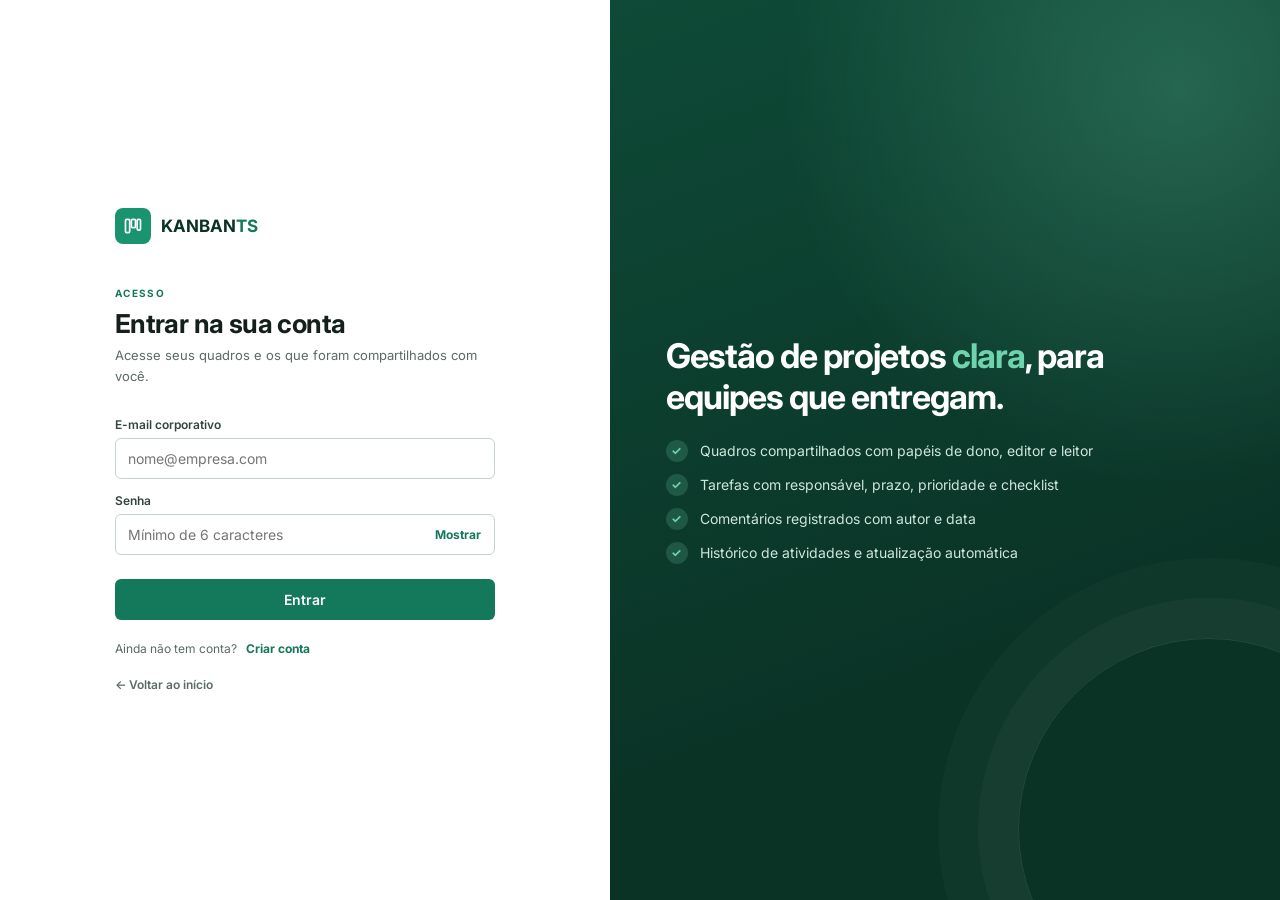
<file: static/login.html>
<!DOCTYPE html>
<html lang="pt-BR">
<head>
  <meta charset="UTF-8">
  <meta name="viewport" content="width=device-width, initial-scale=1">
  <meta name="theme-color" content="#0a3326">
  <link rel="preconnect" href="https://fonts.googleapis.com">
  <link rel="preconnect" href="https://fonts.gstatic.com" crossorigin>
  <link href="https://fonts.googleapis.com/css2?family=Inter:wght@400;500;600;700&display=swap" rel="stylesheet">
  <link rel="stylesheet" href="/static/corp.css">
  <link rel="icon" type="image/svg+xml" href="/static/favicon.svg">
  <link rel="icon" type="image/x-icon" sizes="48x48" href="/favicon.ico">
  <link rel="apple-touch-icon" href="/static/apple-touch-icon.png">
  <title>Entrar | KANBANTS</title>
</head>
<body>
  <div class="login-shell">
    <section class="login-side">
      <div class="login-card">
        <a class="login-brand" href="/" aria-label="KANBANTS - voltar à página inicial"><span class="logo" aria-hidden="true"><svg viewBox="0 0 24 24"><rect x="3" y="4" width="5" height="16" rx="1.5"/><rect x="10" y="4" width="5" height="10" rx="1.5"/><rect x="17" y="4" width="4" height="13" rx="1.5"/></svg></span><span>KANBAN<b>TS</b></span></a>
        <span class="auth-kicker" id="kicker">ACESSO</span>
        <h2 id="heading">Entrar na sua conta</h2>
        <p class="lead" id="sub"></p>
        <div id="message" class="message error" role="alert" hidden></div>
        <form id="authForm" novalidate>
          <label id="nameLabel" for="name" hidden>Nome completo</label>
          <div id="nameWrap" hidden><input id="name" type="text" maxlength="60" placeholder="Seu nome" autocomplete="name"></div>
          <label for="email">E-mail corporativo</label>
          <input id="email" type="email" placeholder="nome@empresa.com" autocomplete="email">
          <label for="password">Senha</label>
          <div class="pw-wrap"><input id="password" type="password" placeholder="Mínimo de 6 caracteres" autocomplete="current-password"><button type="button" class="pw-toggle" id="togglePw" aria-pressed="false" aria-label="Mostrar ou ocultar senha">Mostrar</button></div>
          <button class="auth-submit" id="submitBtn" type="submit">Entrar</button>
        </form>
        <p class="switch-auth"><span id="switchText">Ainda não tem conta?</span> <button type="button" id="switchBtn">Criar conta</button></p>
        <p class="switch-auth"><a class="back-home" href="/">← Voltar ao início</a></p>
      </div>
    </section>
    <section class="login-hero" aria-hidden="true">
      <h1>Gestão de projetos <em>clara</em>, para equipes que entregam.</h1>
      <ul>
        <li>Quadros compartilhados com papéis de dono, editor e leitor</li>
        <li>Tarefas com responsável, prazo, prioridade e checklist</li>
        <li>Comentários registrados com autor e data</li>
        <li>Histórico de atividades e atualização automática</li>
      </ul>
    </section>
  </div>
  <script src="/static/api.js"></script>
  <script src="/static/auth.js"></script>
</body>
</html>
</file>
<file: static/corp.css>
/* Tema corporativo verde — layout com barra lateral */
:root{--g900:#0a3326;--g800:#0e4a37;--g700:#116149;--g600:#14795a;--g500:#1a936f;--g200:#bfe3d3;--g100:#e3f2ec;--g50:#f1f8f5;--ink:#14201b;--ink-2:#5b6b64;--line:#dde5e1;--bg:#f4f7f6;--surface:#fff;--danger:#b3261e;--sidebar:248px}
*{box-sizing:border-box;margin:0}
html,body{height:100%}
body{font-family:"Inter",system-ui,-apple-system,"Segoe UI",Roboto,sans-serif;font-size:13px;color:var(--ink);background:var(--bg);-webkit-font-smoothing:antialiased}
button,input,textarea,select{font:inherit}button{cursor:pointer}
[hidden]{display:none!important}
:focus-visible{outline:2px solid var(--g500);outline-offset:2px}
/* Estrutura */
body.app{display:grid;grid-template-columns:var(--sidebar) minmax(0,1fr);height:100vh;overflow:hidden}
.sidebar{display:flex;flex-direction:column;gap:4px;min-height:0;padding:20px 14px;background:linear-gradient(180deg,var(--g900),#072419);color:#cfe6dc}
.side-brand{display:flex;align-items:center;gap:10px;margin-bottom:12px;padding:2px 8px 18px;border-bottom:1px solid rgba(255,255,255,.1);color:#fff;text-decoration:none;font-size:16px;font-weight:700}
.side-brand b{color:#6fd3ae}
.logo{width:34px;height:34px;display:grid;place-items:center;border-radius:8px;background:var(--g500);color:#fff;flex:none}.logo svg{width:20px;height:20px;fill:none;stroke:currentColor;stroke-width:2}
.side-label{padding:12px 10px 4px;font-size:10px;font-weight:600;letter-spacing:1.2px;text-transform:uppercase;color:#7fa898}
.side-link{display:flex;align-items:center;gap:10px;width:100%;padding:9px 10px;border:0;border-radius:6px;background:transparent;color:#cfe6dc;font-size:13px;font-weight:500;text-align:left;text-decoration:none}
.side-link:hover{background:rgba(255,255,255,.08);color:#fff}.side-link.active{background:rgba(111,211,174,.16);color:#fff}
.side-link svg{width:16px;height:16px;flex:none;fill:none;stroke:currentColor;stroke-width:2;stroke-linecap:round;stroke-linejoin:round}
.side-user{display:flex;align-items:center;gap:10px;margin-top:auto;padding:14px 6px 0;border-top:1px solid rgba(255,255,255,.1)}
.account-avatar{width:32px;height:32px;display:grid;place-items:center;flex:none;border-radius:50%;background:var(--g500);color:#fff;font-size:11px;font-weight:700}
.account-email{flex:1;min-width:0;overflow:hidden;text-overflow:ellipsis;white-space:nowrap;color:#e6f3ed;font-size:12px}
.logout-button{border:0;background:transparent;color:#9cc4b3;font-size:12px;font-weight:600;padding:6px}.logout-button:hover{color:#fff}
.content{display:flex;flex-direction:column;min-width:0;min-height:0;height:100vh;overflow:hidden}
.toolbar{display:flex;align-items:center;justify-content:space-between;flex-wrap:wrap;gap:14px;padding:16px 28px;background:var(--surface);border-bottom:1px solid var(--line)}
.toolbar-title{min-width:0;flex:1 1 280px}
.kicker{font-size:10px;font-weight:600;letter-spacing:1.2px;text-transform:uppercase;color:var(--g600)}
.project-name{display:block;width:100%;max-width:520px;margin:2px 0 0 -8px;padding:2px 8px;border:1px solid transparent;border-radius:6px;background:transparent;color:var(--ink);font-size:20px;font-weight:700;letter-spacing:-.3px;text-overflow:ellipsis}
input.project-name:hover{border-color:var(--line)}input.project-name:focus{outline:0;border-color:var(--g500);background:#fff;box-shadow:0 0 0 3px rgba(26,147,111,.15)}
.board-subtitle{margin-top:2px;font-size:11px;color:var(--ink-2)}
.toolbar-actions{display:flex;align-items:center;gap:8px;flex-wrap:wrap}
.btn{display:inline-flex;align-items:center;justify-content:center;gap:8px;padding:9px 14px;border-radius:6px;font-size:12px;font-weight:600;text-decoration:none;transition:background .15s,border-color .15s}
.btn svg{width:15px;height:15px;fill:none;stroke:currentColor;stroke-width:2.2;stroke-linecap:round;stroke-linejoin:round}
.btn-primary{border:1px solid var(--g600);background:var(--g600);color:#fff}.btn-primary:hover{background:var(--g700)}
.btn-outline{border:1px solid #c5d3cc;background:#fff;color:var(--ink)}.btn-outline:hover{background:var(--g50);border-color:var(--g500)}
.scroll{flex:1;min-height:0;overflow-y:auto;padding:24px 28px 60px}
.role-badge{display:inline-block;margin-right:8px;padding:2px 8px;border-radius:4px;background:var(--g100);color:var(--g700);font-size:10px;font-weight:700;letter-spacing:.3px}
.role-badge.r-EDITOR{background:#e5eefb;color:#1d4f91}.role-badge.r-VIEWER{background:#fdf0d5;color:#8a5a00}
/* Quadro */
.board-main{flex:1;min-height:0;display:flex;align-items:stretch;gap:14px;padding:20px 28px;overflow-x:auto;overflow-y:hidden}
.column{--c-soft:color-mix(in srgb,var(--c) 14%,#fff);flex:0 0 300px;min-width:300px;display:flex;flex-direction:column;min-height:0;border-top:3px solid var(--c);border-radius:8px;background:#e8eeeb}
.col-head{display:flex;align-items:center;gap:8px;padding:12px 8px 8px 14px}
.dot{width:8px;height:8px;flex:none;border-radius:2px;background:var(--c)}
.col-name{flex:1;min-width:0;margin-left:-4px;padding:3px 6px;border:1px solid transparent;border-radius:4px;font-size:11px;font-weight:700;letter-spacing:.8px;text-transform:uppercase;overflow-wrap:anywhere;cursor:text}
.col-name:hover{border-color:#b9c9c1}.col-name:focus{outline:0;border-color:var(--c);background:#fff}
.count{min-width:24px;padding:2px 8px;border-radius:4px;background:#fff;color:var(--ink-2);font-size:11px;font-weight:700;text-align:center}
.icon-btn{width:26px;height:26px;display:grid;place-items:center;flex:none;border:0;border-radius:5px;background:transparent;color:#6b7d74}
.icon-btn:hover:not(:disabled){background:rgba(20,121,90,.12);color:var(--g700)}.icon-btn:disabled{opacity:.35;cursor:not-allowed}.icon-btn svg{width:15px;height:15px}
.cards{flex:1;min-height:140px;display:flex;flex-direction:column;gap:8px;padding:6px 10px 12px;overflow-y:auto;border-radius:0 0 8px 8px;transition:background .15s}
.cards.over{background:var(--c-soft)}
.card{position:relative;padding:12px 12px 10px 15px;border:1px solid var(--line);border-radius:6px;background:#fff;box-shadow:0 1px 2px rgba(10,51,38,.06);cursor:grab;transition:box-shadow .15s,border-color .15s}
.card:before{content:"";position:absolute;left:0;top:0;bottom:0;width:3px;border-radius:6px 0 0 6px;background:var(--c)}
.card:hover{border-color:#b9cfc4;box-shadow:0 4px 12px rgba(10,51,38,.1)}.card:active{cursor:grabbing}.card.dragging{opacity:.45}.card.readonly{cursor:default}
.card h3{padding-right:26px;font-size:13px;font-weight:600;overflow-wrap:anywhere}.card h3 a{color:inherit;text-decoration:none}.card h3 a:hover{color:var(--g600);text-decoration:underline}
.card p{margin-top:5px;font-size:12px;line-height:1.5;color:var(--ink-2);white-space:pre-wrap;overflow-wrap:anywhere;display:-webkit-box;-webkit-line-clamp:6;line-clamp:6;-webkit-box-orient:vertical;overflow:hidden}
.card .icon-btn{position:absolute;top:7px;right:6px}
.chips{display:flex;flex-wrap:wrap;gap:5px;margin-top:8px}.chip{padding:2px 7px;border-radius:3px;background:var(--g100);color:var(--g800);font-size:10px;font-weight:600}
.card-meta{display:flex;align-items:center;flex-wrap:wrap;gap:8px;margin-top:10px;padding-top:8px;border-top:1px solid #eef2f0;font-size:11px;color:var(--ink-2)}
.prio{padding:1px 7px;border-radius:3px;font-size:10px;font-weight:700}.prio-baixa{background:#e1f3ea;color:#176a46}.prio-media{background:#fdf0d5;color:#8a5a00}.prio-alta{background:#fde4e1;color:#a8261b}
.due.late{color:var(--danger);font-weight:700}
.avatar-sm{margin-left:auto;width:22px;height:22px;display:grid;place-items:center;border-radius:50%;background:var(--g600);color:#fff;font-size:9px;font-weight:700}
.empty{padding:18px 10px;border:1px dashed #a9bdb3;border-radius:6px;color:#6b7d74;font-size:12px;line-height:1.5;text-align:center}
.add-column{flex:0 0 220px;align-self:flex-start;height:46px;display:flex;align-items:center;justify-content:center;gap:8px;border:1px dashed #8fb3a2;border-radius:8px;background:transparent;color:var(--g700);font-size:12px;font-weight:600}
.add-column:hover{background:var(--g100)}.add-column svg{width:15px;height:15px}
/* Lista de quadros */
.new-board{display:flex;gap:8px;flex-wrap:wrap;padding:16px;border:1px solid var(--line);border-radius:8px;background:#fff}
.new-board input{flex:1 1 240px;padding:9px 12px;border:1px solid #c5d3cc;border-radius:6px;font-size:13px}
.new-board input:focus,.field input:focus,.field textarea:focus,.field select:focus,.modal-form input:focus,.modal-form textarea:focus,.modal-form select:focus,.add-line input:focus,.comment-form textarea:focus{outline:0;border-color:var(--g500);box-shadow:0 0 0 3px rgba(26,147,111,.15)}
.section-title{display:flex;align-items:center;justify-content:space-between;margin:26px 0 10px;font-size:11px;font-weight:700;letter-spacing:1px;text-transform:uppercase;color:var(--g700)}.section-title small{font-size:11px;color:var(--ink-2)}
.board-grid{display:flex;flex-direction:column;border:1px solid var(--line);border-radius:8px;background:#fff;overflow:hidden}
.board-tile{display:flex;align-items:center;justify-content:space-between;gap:16px;flex-wrap:wrap;padding:14px 18px;border-bottom:1px solid #edf1ef;border-left:4px solid var(--g500);color:var(--ink);text-decoration:none}
.board-tile:last-child{border-bottom:0}.board-tile:hover{background:var(--g50)}
.board-tile h3{flex:1 1 200px;font-size:14px;font-weight:600;overflow-wrap:anywhere}
.tile-meta{display:flex;align-items:center;gap:14px;font-size:11px;color:var(--ink-2)}
.empty-box{padding:22px;text-align:center;font-size:12px;color:#6b7d74}
/* Página da tarefa */
.task-layout{max-width:1100px;margin:0 auto;display:grid;grid-template-columns:minmax(0,1.7fr) minmax(260px,1fr);gap:18px;align-items:start}
.panel{padding:18px;border:1px solid var(--line);border-radius:8px;background:#fff}
.panel h2{margin-bottom:10px;font-size:11px;font-weight:700;letter-spacing:1px;text-transform:uppercase;color:var(--g700)}
.field{display:flex;flex-direction:column;gap:6px;margin-bottom:14px;font-size:11px;font-weight:600;color:#33453d}
.field input,.field textarea,.field select{padding:9px 11px;border:1px solid #c5d3cc;border-radius:6px;background:#fff;color:var(--ink);font-size:13px;font-weight:400}
.field input:disabled,.field textarea:disabled,.field select:disabled{background:#f2f5f4;color:#6b7d74;cursor:not-allowed}
.field textarea{min-height:110px;resize:vertical}.task-title-input{font-size:18px!important;font-weight:700!important}
.save-state{font-size:11px;color:var(--ink-2)}
.checklist{display:flex;flex-direction:column;gap:6px;margin:10px 0 0;padding:0;list-style:none}
.check-row{display:flex;align-items:center;gap:8px;font-size:13px}.check-row input{width:16px;height:16px;accent-color:var(--g600)}.check-row span{flex:1;overflow-wrap:anywhere}.check-row.done span{color:var(--ink-2);text-decoration:line-through}
.progress{height:6px;overflow:hidden;border-radius:99px;background:#e3ebe7}.progress i{display:block;width:0;height:100%;background:var(--g500);transition:width .2s}
.add-line{display:flex;gap:8px;margin-top:10px}.add-line input{flex:1;min-width:0;padding:8px 10px;border:1px solid #c5d3cc;border-radius:6px}
.comment{margin-bottom:8px;padding:10px 12px;border:1px solid var(--line);border-left:3px solid var(--g500);border-radius:6px;background:var(--g50)}
.comment header{display:flex;justify-content:space-between;gap:10px;margin-bottom:4px;font-size:12px}.comment header span{font-size:11px;color:var(--ink-2)}
.comment p{font-size:13px;line-height:1.55;white-space:pre-wrap;overflow-wrap:anywhere}
.comment-form{display:flex;flex-direction:column;gap:8px;margin-top:10px}.comment-form textarea{min-height:70px;padding:10px 12px;border:1px solid #c5d3cc;border-radius:6px;resize:vertical}
.note{margin-top:10px;padding:10px 12px;border-radius:6px;background:#fdf6e3;color:#7a5a12;font-size:12px}
/* Diálogos */
dialog{width:min(480px,calc(100vw - 30px));margin:auto;padding:0;border:0;border-radius:10px;background:#fff;color:var(--ink);box-shadow:0 24px 60px rgba(7,36,25,.3)}
dialog::backdrop{background:rgba(7,36,25,.5)}
.modal-head{padding:20px 22px 0}.modal-head h2{font-size:16px;font-weight:700}.modal-head p{margin-top:4px;font-size:12px;color:var(--ink-2)}
.modal-form{display:flex;flex-direction:column;gap:14px;padding:16px 22px 20px}
.modal-form label,.field-label{display:flex;flex-direction:column;gap:6px;font-size:12px;font-weight:600}
.modal-form input,.modal-form textarea,.modal-form select{padding:9px 11px;border:1px solid #c5d3cc;border-radius:6px;background:#fff;color:var(--ink);font-weight:400;resize:vertical}
.modal-form textarea{min-height:90px;max-height:50vh}
.swatches{display:flex;flex-wrap:wrap;gap:10px}.swatch{width:28px;height:28px;border:3px solid #fff;border-radius:6px;background:var(--sw);box-shadow:0 0 0 1px var(--line)}.swatch[aria-pressed=true]{box-shadow:0 0 0 2px var(--sw)}
.actions{display:flex;justify-content:flex-end;gap:8px;margin-top:4px}
.btn-cancel,.btn-save{padding:9px 15px;border-radius:6px;font-size:12px;font-weight:600}
.btn-cancel{border:1px solid #c5d3cc;background:#fff;color:var(--ink)}.btn-cancel:hover{background:var(--g50)}
.btn-save{border:1px solid var(--g600);background:var(--g600);color:#fff}.btn-save:hover{background:var(--g700)}
.member-list,.activity-list{display:flex;flex-direction:column;gap:8px;max-height:300px;margin:0;padding:0;overflow:auto;list-style:none}
.member-row{display:flex;align-items:center;gap:10px;padding:8px 10px;border:1px solid var(--line);border-radius:6px}
.member-row .who{flex:1;min-width:0;font-size:11px}.member-row .who b{display:block;font-size:12px}.member-row .who span{color:var(--ink-2);overflow-wrap:anywhere}
.member-row select{padding:5px 8px;border:1px solid #c5d3cc;border-radius:5px;font-size:12px}
.invite-row{display:flex;flex-wrap:wrap;gap:8px}.invite-row input{flex:1 1 180px}
.activity-list li{padding:8px 10px;border-radius:6px;background:var(--g50);font-size:12px;line-height:1.5}.activity-list small{display:block;font-size:11px;color:var(--ink-2)}
.form-error{font-size:12px;color:var(--danger)}
.sync-status{position:fixed;left:calc(var(--sidebar) + 14px);bottom:12px;z-index:3;display:flex;align-items:center;gap:7px;padding:5px 10px;border:1px solid var(--line);border-radius:4px;background:#fff;font-size:11px;color:var(--ink-2)}
.sync-dot{width:7px;height:7px;border-radius:50%;background:var(--g500)}.sync-status.pending .sync-dot{background:#e5a32a}.sync-status.error .sync-dot{background:var(--danger)}
.toast{position:fixed;right:20px;bottom:18px;z-index:5;max-width:min(360px,calc(100vw - 40px));padding:12px 15px;border-radius:6px;background:var(--g900);color:#fff;font-size:12px;box-shadow:0 10px 28px rgba(0,0,0,.2)}
/* Login */
.login-shell{min-height:100vh;display:grid;grid-template-columns:minmax(0,1fr) minmax(0,1.1fr);background:#fff}
.login-side{display:flex;align-items:center;justify-content:center;padding:40px 32px}
.login-card{width:min(380px,100%)}
.login-brand{display:flex;align-items:center;gap:10px;margin-bottom:40px;font-size:17px;font-weight:700;color:var(--g900)}.login-brand .logo{width:36px;height:36px}.login-brand b{color:var(--g600)}
.login-card h2{margin:8px 0 6px;font-size:26px;letter-spacing:-.6px}.login-card .lead{margin-bottom:22px;font-size:13px;color:var(--ink-2);line-height:1.6}
.login-card form{display:flex;flex-direction:column;gap:6px}
.login-card label{margin-top:8px;font-size:12px;font-weight:600;color:#33453d}
.login-card input{width:100%;padding:11px 12px;border:1px solid #c5d3cc;border-radius:6px;font-size:14px}.login-card input:focus{outline:0;border-color:var(--g500);box-shadow:0 0 0 3px rgba(26,147,111,.15)}
.auth-submit{margin-top:18px;padding:12px;border:0;border-radius:6px;background:var(--g600);color:#fff;font-size:14px;font-weight:600}.auth-submit:hover{background:var(--g700)}.auth-submit:disabled{opacity:.6;cursor:wait}
.switch-auth{margin-top:20px;font-size:12px;color:var(--ink-2)}.switch-auth button{border:0;background:transparent;color:var(--g600);font-size:12px;font-weight:700}.switch-auth button:hover{text-decoration:underline}
.message{margin:0 0 14px;padding:10px 12px;border-radius:6px;font-size:12px;line-height:1.5}.message.error{border:1px solid #f3c7c2;background:#fdeceb;color:#a8261b}.message.success{border:1px solid #bfe3d3;background:var(--g100);color:var(--g800)}
.auth-kicker{font-size:10px;font-weight:700;letter-spacing:1.4px;color:var(--g600)}
.login-hero{position:relative;display:flex;flex-direction:column;justify-content:center;gap:22px;padding:56px;overflow:hidden;color:#e6f3ed;background:radial-gradient(circle at 85% 10%,rgba(111,211,174,.25),transparent 40%),linear-gradient(160deg,var(--g800),var(--g900) 70%)}
.login-hero:after{content:"";position:absolute;right:-120px;bottom:-120px;width:380px;height:380px;border:1px solid rgba(255,255,255,.1);border-radius:50%;box-shadow:0 0 0 40px rgba(255,255,255,.03),0 0 0 80px rgba(255,255,255,.02)}
.login-hero h1{max-width:460px;font-size:34px;line-height:1.2;letter-spacing:-1px;color:#fff}.login-hero h1 em{font-style:normal;color:#6fd3ae}
.login-hero ul{display:flex;flex-direction:column;gap:12px;max-width:440px;padding:0;list-style:none}
.login-hero li{display:flex;gap:12px;font-size:14px;line-height:1.5;color:#cfe6dc}.login-hero li:before{content:"✓";flex:none;width:22px;height:22px;display:grid;place-items:center;border-radius:50%;background:rgba(111,211,174,.2);color:#6fd3ae;font-size:12px;font-weight:700}
@media(max-width:900px){.login-shell{grid-template-columns:1fr}.login-hero{display:none}}
@media(max-width:860px){
 body.app{display:block;height:auto;min-height:100vh;overflow:auto}
 .sidebar{flex-direction:row;flex-wrap:wrap;align-items:center;gap:6px;padding:10px 14px}
 .side-brand{margin:0;padding:0;border:0}.side-label{display:none}.side-link{width:auto}.side-user{margin:0 0 0 auto;padding:0;border:0}
 .content{height:auto;overflow:visible}.scroll{overflow:visible;padding:18px 16px 60px}
 .toolbar{padding:14px 16px}.board-main{flex-direction:column;overflow:visible;padding:16px}.column{flex:none;width:100%;min-width:0}.add-column{flex:none;width:100%}
 .task-layout{grid-template-columns:1fr}.sync-status{left:10px;bottom:8px}
}
@media(prefers-reduced-motion:reduce){*,*:before,*:after{animation:none!important;transition:none!important}}

/* correções: excluir quadro, comentário no card, mostrar senha */
.pw-wrap{position:relative}.pw-wrap input{padding-right:84px}
.pw-toggle{position:absolute;right:6px;top:50%;transform:translateY(-50%);border:0;background:transparent;color:var(--g600);font-size:12px;font-weight:700;padding:6px 8px}.pw-toggle:hover{text-decoration:underline}
.tile-wrap{display:flex;align-items:stretch;border-bottom:1px solid #edf1ef}.tile-wrap:last-child{border-bottom:0}.tile-wrap .board-tile{flex:1;border-bottom:0}
.tile-del{width:48px;flex:none;display:grid;place-items:center;border:0;border-left:1px solid #edf1ef;background:transparent;color:#8a9a92}.tile-del:hover{background:#fdeceb;color:var(--danger)}.tile-del svg{width:16px;height:16px}
.card-comment{margin-top:8px;padding:6px 9px;border-left:2px solid var(--g500);background:var(--g50);font-size:11px;line-height:1.5;color:#33453d;overflow-wrap:anywhere}.card-comment b{color:var(--g700)}

/* ---- IA: chat lateral "Pergunte ao seu projeto" e botão "Quebrar em subtasks" ---- */
.chat{position:fixed;top:0;right:0;bottom:0;z-index:6;width:min(390px,100vw);display:flex;flex-direction:column;background:#fff;border-left:1px solid var(--line);box-shadow:-12px 0 32px rgba(10,51,38,.14)}
.chat-head{display:flex;align-items:flex-start;justify-content:space-between;gap:10px;padding:16px 16px 12px;background:var(--g900);color:#fff}
.chat-head h2{margin:0 0 2px;font-size:14px;font-weight:700}.chat-head p{margin:0;font-size:11.5px;color:#cfe6dc;line-height:1.4}
.chat-head .icon-btn{color:#cfe6dc}.chat-head .icon-btn:hover:not(:disabled){background:rgba(255,255,255,.14);color:#fff}
.chat-log{flex:1;min-height:0;overflow-y:auto;display:flex;flex-direction:column;gap:10px;padding:16px;background:var(--bg)}
.msg{max-width:88%;padding:9px 12px;border-radius:10px;font-size:13px;line-height:1.5;white-space:pre-wrap;overflow-wrap:anywhere}
.msg-user{align-self:flex-end;background:var(--g600);color:#fff;border-bottom-right-radius:3px}
.msg-bot{align-self:flex-start;background:#fff;border:1px solid var(--line);color:var(--ink);border-bottom-left-radius:3px}
.msg-error{border-color:#e3b3af;background:#fdf1f0;color:var(--danger)}
.msg.typing{color:var(--ink-2);font-style:italic}
.chat-suggest{display:flex;flex-wrap:wrap;gap:6px;padding:10px 16px 0;background:var(--bg)}
.chip-btn{padding:6px 10px;border:1px solid var(--g200);border-radius:99px;background:var(--g50);color:var(--g700);font-size:12px;font-weight:600;cursor:pointer}.chip-btn:hover{background:var(--g100);border-color:var(--g500)}
.chat-form{display:flex;align-items:flex-end;gap:8px;padding:12px 16px;border-top:1px solid var(--line);background:#fff}
.chat-form textarea{flex:1;min-width:0;max-height:110px;padding:9px 10px;border:1px solid #c5d3cc;border-radius:6px;font:inherit;font-size:13px;resize:none}
.chat-form textarea:focus{outline:0;border-color:var(--g500);box-shadow:0 0 0 3px rgba(26,147,111,.15)}
.chat-form .btn-save:disabled{opacity:.55;cursor:wait}
.ai-break{width:100%;margin-top:10px}.ai-break:disabled{opacity:.6;cursor:wait}

/* ===== Página "Meus quadros" (redesign) ===== */
.bp-head{background:linear-gradient(120deg,#fff 55%,var(--g50));position:relative}
.bp-head:after{content:"";position:absolute;left:0;right:0;bottom:-1px;height:2px;background:linear-gradient(90deg,var(--g500),var(--mint,#6fd3ae) 40%,transparent 75%)}
.bp-head .project-name{font-size:24px;letter-spacing:-.6px}
.bp-stats{display:flex;gap:10px;flex-wrap:wrap}
.bp-stat{min-width:96px;padding:9px 14px;border:1px solid var(--line);border-radius:10px;background:#fff;box-shadow:0 1px 2px rgba(10,51,38,.05)}
.bp-stat b{display:block;font-size:20px;line-height:1.1;letter-spacing:-.5px;color:var(--g700)}.bp-stat span{font-size:11px;color:var(--ink-2)}
.bp-wrap{max-width:1080px;margin:0 auto}
.bp-create{display:flex;align-items:center;gap:10px;padding:10px 10px 10px 14px;border:1px solid var(--line);border-radius:12px;background:#fff;box-shadow:0 8px 24px rgba(10,51,38,.06);transition:box-shadow .15s,border-color .15s}
.bp-create:focus-within{border-color:var(--g500);box-shadow:0 0 0 4px rgba(26,147,111,.12),0 8px 24px rgba(10,51,38,.06)}
.bp-create-ico{width:34px;height:34px;display:grid;place-items:center;flex:none;border-radius:9px;background:var(--g100);color:var(--g700)}
.bp-create-ico svg{width:17px;height:17px;fill:none;stroke:currentColor;stroke-width:2.2;stroke-linecap:round}
.bp-create input{flex:1;min-width:0;padding:10px 4px;border:0;background:transparent;font-size:14px;color:var(--ink)}.bp-create input:focus{outline:0}
.bp-create .btn{padding:11px 18px;border-radius:8px;background:linear-gradient(135deg,var(--g500),var(--g600));box-shadow:0 6px 16px rgba(26,147,111,.3)}
.bp-create .btn:disabled{opacity:.6;cursor:wait}
.bp-section{display:flex;align-items:center;justify-content:space-between;gap:12px;margin:30px 0 12px}
.bp-section h2{display:flex;align-items:center;gap:8px;font-size:11px;font-weight:700;letter-spacing:1px;text-transform:uppercase;color:var(--g700)}
.bp-section small{padding:1px 8px;border-radius:99px;background:var(--g100);font-size:11px;color:var(--g700)}.bp-section small:empty{display:none}
.bp-search{display:flex;align-items:center;gap:6px;width:220px;padding:6px 10px;border:1px solid #c5d3cc;border-radius:8px;background:#fff}
.bp-search svg{width:14px;height:14px;fill:none;stroke:#6b7d74;stroke-width:2;stroke-linecap:round}.bp-search input{flex:1;min-width:0;border:0;background:transparent;font-size:12px}.bp-search input:focus{outline:0}
.bp-search:focus-within{border-color:var(--g500);box-shadow:0 0 0 3px rgba(26,147,111,.15)}
.bp-grid{display:grid;grid-template-columns:repeat(auto-fill,minmax(280px,1fr));gap:16px}
.bp-grid.is-empty{display:block}
.bp-card{--ac:var(--g500);position:relative;display:flex;border:1px solid var(--line);border-radius:14px;background:#fff;box-shadow:0 1px 2px rgba(10,51,38,.05);overflow:hidden;transition:transform .18s,box-shadow .18s,border-color .18s}
.bp-card:before{content:"";position:absolute;left:0;right:0;top:0;height:4px;background:var(--ac)}
.bp-card:hover{transform:translateY(-3px);border-color:color-mix(in srgb,var(--ac) 40%,var(--line));box-shadow:0 16px 34px rgba(10,51,38,.12)}
.bp-link{flex:1;display:flex;flex-direction:column;gap:6px;padding:22px 20px 16px;color:var(--ink);text-decoration:none;min-width:0}
.bp-link:focus-visible{outline-offset:-3px;border-radius:14px}
.bp-top{display:flex;align-items:center;justify-content:space-between;margin-bottom:8px;padding-right:34px}
.bp-ico{width:38px;height:38px;display:grid;place-items:center;border-radius:10px;background:color-mix(in srgb,var(--ac) 14%,#fff);color:var(--ac)}
.bp-ico svg{width:19px;height:19px;fill:none;stroke:currentColor;stroke-width:2;stroke-linecap:round;stroke-linejoin:round}
.bp-name{font-size:16px;font-weight:700;letter-spacing:-.2px;overflow-wrap:anywhere;display:-webkit-box;-webkit-line-clamp:2;line-clamp:2;-webkit-box-orient:vertical;overflow:hidden}
.bp-sub{font-size:12px;color:var(--ink-2)}
.bp-meta{display:flex;flex-wrap:wrap;gap:14px;margin-top:10px;padding-top:12px;border-top:1px dashed var(--line);font-size:12px;color:var(--ink-2)}
.bp-meta span{display:inline-flex;align-items:center;gap:6px}.bp-meta svg{width:15px;height:15px;fill:none;stroke:currentColor;stroke-width:2;stroke-linecap:round;stroke-linejoin:round}
.bp-go{display:flex;align-items:center;gap:6px;margin-top:12px;font-size:12px;font-weight:700;color:var(--ac);opacity:.75;transition:opacity .15s}
.bp-go i{display:grid;transition:transform .18s}.bp-go svg{width:15px;height:15px;fill:none;stroke:currentColor;stroke-width:2.2;stroke-linecap:round;stroke-linejoin:round}
.bp-card:hover .bp-go{opacity:1}.bp-card:hover .bp-go i{transform:translateX(4px)}
.bp-del{position:absolute;top:14px;right:12px;width:30px;height:30px;display:grid;place-items:center;border:0;border-radius:8px;background:transparent;color:#8a9b93;opacity:0;transition:opacity .15s,background .15s,color .15s}
.bp-card:hover .bp-del,.bp-del:focus-visible{opacity:1}.bp-del:hover{background:#fde4e1;color:var(--danger)}
.bp-del svg{width:16px;height:16px;fill:none;stroke:currentColor;stroke-width:2;stroke-linecap:round;stroke-linejoin:round}
@media(hover:none){.bp-del{opacity:1}}
.bp-empty{display:flex;flex-direction:column;align-items:center;gap:6px;padding:34px 20px;border:1.5px dashed #b4cabf;border-radius:14px;background:linear-gradient(180deg,#fff,var(--g50));text-align:center;font-size:12px;color:var(--ink-2)}
.bp-empty b{font-size:14px;color:var(--ink)}
.bp-empty-ico{width:46px;height:46px;display:grid;place-items:center;margin-bottom:4px;border-radius:12px;background:var(--g100);color:var(--g600)}
.bp-empty-ico svg{width:23px;height:23px;fill:none;stroke:currentColor;stroke-width:1.8;stroke-linecap:round;stroke-linejoin:round}
.bp-skel{min-height:178px;background:linear-gradient(90deg,#eef3f1 25%,#f8fbfa 50%,#eef3f1 75%);background-size:200% 100%;animation:bpShimmer 1.2s infinite}
@keyframes bpShimmer{to{background-position:-200% 0}}
.bp-danger{border-color:var(--danger)!important;background:var(--danger)!important}.bp-danger:hover{filter:brightness(.92)}
@media(prefers-reduced-motion:reduce){.bp-card,.bp-go i,.bp-skel{transition:none;animation:none}}
@media(max-width:860px){.bp-search{width:100%}.bp-section{flex-wrap:wrap}}

/* ===== IA extras (B: auto-classificação, C: gerador em lote) e multi-dono ===== */
.two-col{display:grid;grid-template-columns:1fr 1.4fr;gap:12px}
.two-col label{min-width:0}
.ai-row{display:flex;align-items:center;gap:10px;flex-wrap:wrap}
.btn-ai{padding:7px 12px}.btn-ai:disabled{opacity:.6;cursor:wait}
.ai-hint{flex:1 1 180px;min-width:0;font-size:11px;line-height:1.4;color:var(--g700)}
.ai-hint.err{color:var(--danger)}
.gen-suggest .chip-btn{text-align:left}
#genSubmit:disabled,#genCancel:disabled{opacity:.6;cursor:wait}
.member-row select option[value=OWNER]{font-weight:700}
.owner-note{margin-top:2px;font-size:11px;color:var(--ink-2)}
@media(max-width:520px){.two-col{grid-template-columns:1fr}}

.login-brand{text-decoration:none}
.back-home{color:var(--ink-2);font-size:12px;font-weight:600;text-decoration:none}.back-home:hover{color:var(--g600);text-decoration:underline}
</file>
